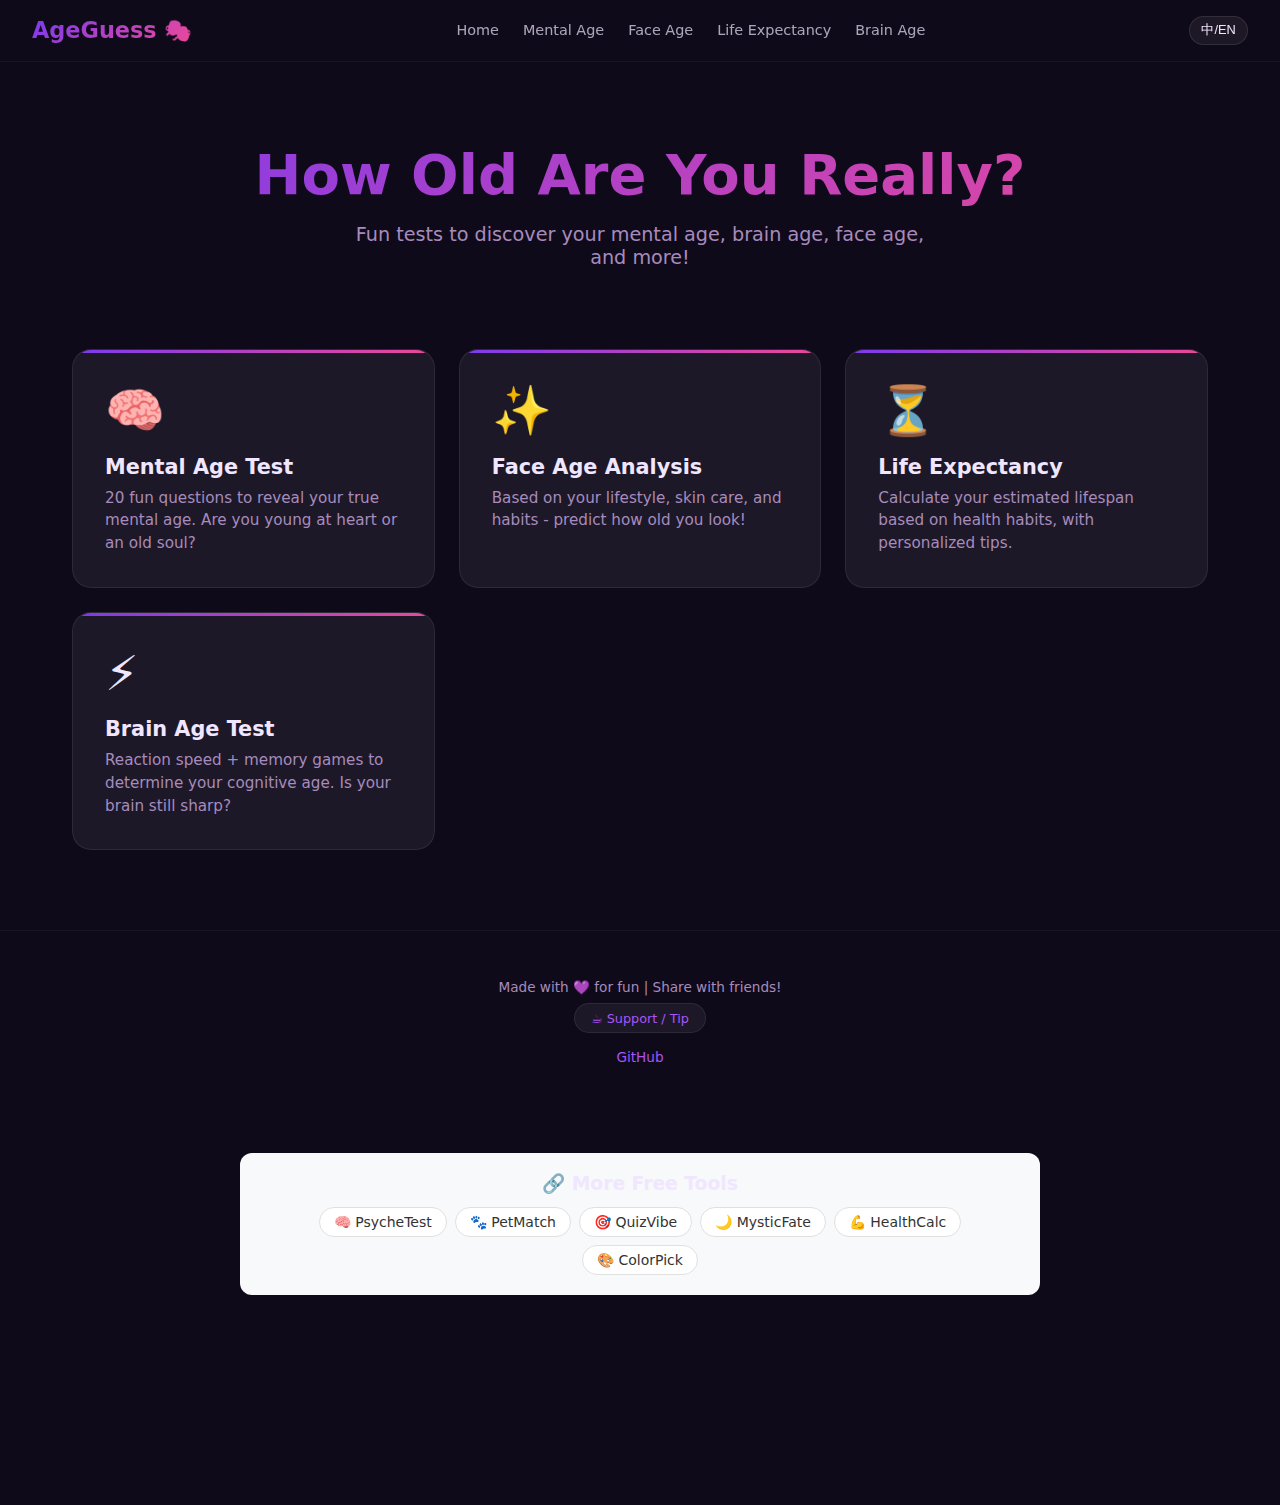
<file: index.html>
<!DOCTYPE html>
<html lang="en">
<head>
  <meta charset="UTF-8">
  <meta name="viewport" content="width=device-width, initial-scale=1.0">
  <title>AgeGuess 🎭 - Fun Age & Brain Tests</title>
  <meta name="description" content="Discover your mental age, brain age, face age, and life expectancy with fun tests!">
  <link rel="stylesheet" href="style.css">
    <meta property="og:title" content="AgeGuess 🎭 - Fun Age & Brain Tests">
    <meta property="og:description" content="Discover your mental age, brain age, face age, and life expectancy with fun tests!">
    <meta property="og:type" content="website">
    <meta property="og:url" content="https://rorojiao.github.io/ageguess/">
    <link rel="canonical" href="https://rorojiao.github.io/ageguess/">
    <script type="application/ld+json">
    {
        "@context": "https://schema.org",
        "@type": "WebApplication",
        "name": "AgeGuess 🎭 - Fun Age & Brain Tests",
        "description": "Discover your mental age, brain age, face age, and life expectancy with fun tests!",
        "url": "https://rorojiao.github.io/ageguess/",
        "applicationCategory": "UtilityApplication",
        "operatingSystem": "All",
        "offers": { "@type": "Offer", "price": "0", "priceCurrency": "USD" }
    }
    </script>
</head>
<body>
  <nav class="nav">
    <div class="nav-brand">AgeGuess 🎭</div>
    <div class="nav-links">
      <a href="index.html" data-en="Home" data-zh="首页">Home</a>
      <a href="mental-age.html" data-en="Mental Age" data-zh="心理年龄">Mental Age</a>
      <a href="face-age.html" data-en="Face Age" data-zh="面相年龄">Face Age</a>
      <a href="life-expect.html" data-en="Life Expectancy" data-zh="寿命预测">Life Expectancy</a>
      <a href="brain-age.html" data-en="Brain Age" data-zh="大脑年龄">Brain Age</a>
    </div>
    <button class="lang-btn" onclick="toggleLang()">中/EN</button>
  </nav>

  <div class="hero">
    <h1 data-en="How Old Are You Really?" data-zh="你真正的年龄是多少？">How Old Are You Really?</h1>
    <p data-en="Fun tests to discover your mental age, brain age, face age, and more!" data-zh="通过趣味测试，发现你的心理年龄、大脑年龄、面相年龄等！">Fun tests to discover your mental age, brain age, face age, and more!</p>
  </div>

  <div class="cards">
    <div class="card" onclick="location.href='mental-age.html'">
      <div class="card-icon">🧠</div>
      <h3 data-en="Mental Age Test" data-zh="心理年龄测试">Mental Age Test</h3>
      <p data-en="20 fun questions to reveal your true mental age. Are you young at heart or an old soul?" data-zh="20道趣味题目，揭示你的真实心理年龄。你是童心未泯还是灵魂早熟？">20 fun questions to reveal your true mental age. Are you young at heart or an old soul?</p>
    </div>

    <div class="card" onclick="location.href='face-age.html'">
      <div class="card-icon">✨</div>
      <h3 data-en="Face Age Analysis" data-zh="面相年龄分析">Face Age Analysis</h3>
      <p data-en="Based on your lifestyle, skin care, and habits - predict how old you look!" data-zh="根据你的生活方式、护肤习惯等，推测你的外观年龄！">Based on your lifestyle, skin care, and habits - predict how old you look!</p>
    </div>

    <div class="card" onclick="location.href='life-expect.html'">
      <div class="card-icon">⏳</div>
      <h3 data-en="Life Expectancy" data-zh="寿命预测">Life Expectancy</h3>
      <p data-en="Calculate your estimated lifespan based on health habits, with personalized tips." data-zh="根据健康习惯计算预估寿命，附带个性化健康建议。">Calculate your estimated lifespan based on health habits, with personalized tips.</p>
    </div>

    <div class="card" onclick="location.href='brain-age.html'">
      <div class="card-icon">⚡</div>
      <h3 data-en="Brain Age Test" data-zh="大脑年龄测试">Brain Age Test</h3>
      <p data-en="Reaction speed + memory games to determine your cognitive age. Is your brain still sharp?" data-zh="反应速度+记忆力游戏，测定你的认知年龄。你的大脑还敏锐吗？">Reaction speed + memory games to determine your cognitive age. Is your brain still sharp?</p>
    </div>
  </div>

  <div class="footer">
    <p data-en="Made with 💜 for fun | Share with friends!" data-zh="用心制作 💜 纯属娱乐 | 分享给朋友！">Made with 💜 for fun | Share with friends!</p>
    <a href="#" class="tip-link" onclick="showTip()" data-en="☕ Support / Tip" data-zh="☕ 打赏支持">☕ Support / Tip</a>
    <p style="margin-top:1rem"><a href="https://github.com/rorojiao/ageguess" target="_blank">GitHub</a></p>
  </div>

  <script>
    let lang = localStorage.getItem('lang') || 'en';
    
    function toggleLang() {
      lang = lang === 'en' ? 'zh' : 'en';
      localStorage.setItem('lang', lang);
      updateLang();
    }
    
    function updateLang() {
      document.querySelectorAll('[data-en]').forEach(el => {
        el.textContent = el.getAttribute('data-' + lang);
      });
    }
    
    function showTip() {
      alert('ETH/Polygon Address:\n0xEeD903787Cb86bcCc17777E5C7d10A4c2De43823\n\nThank you! 感谢支持！');
    }
    
    updateLang();
  </script>
<div class="more-tools" style="max-width:800px;margin:40px auto;padding:20px;background:#f8f9fa;border-radius:12px;text-align:center">
  <h3 style="margin-bottom:12px">🔗 More Free Tools</h3>
  <div style="display:flex;flex-wrap:wrap;gap:8px;justify-content:center">
    <a href="https://rorojiao.github.io/psychetest/" style="padding:6px 14px;background:#fff;border-radius:20px;text-decoration:none;color:#333;border:1px solid #e0e0e0;font-size:14px">🧠 PsycheTest</a>
    <a href="https://rorojiao.github.io/petmatch/" style="padding:6px 14px;background:#fff;border-radius:20px;text-decoration:none;color:#333;border:1px solid #e0e0e0;font-size:14px">🐾 PetMatch</a>
    <a href="https://rorojiao.github.io/quizvibe/" style="padding:6px 14px;background:#fff;border-radius:20px;text-decoration:none;color:#333;border:1px solid #e0e0e0;font-size:14px">🎯 QuizVibe</a>
    <a href="https://rorojiao.github.io/mysticfate/" style="padding:6px 14px;background:#fff;border-radius:20px;text-decoration:none;color:#333;border:1px solid #e0e0e0;font-size:14px">🌙 MysticFate</a>
    <a href="https://rorojiao.github.io/healthcalc/" style="padding:6px 14px;background:#fff;border-radius:20px;text-decoration:none;color:#333;border:1px solid #e0e0e0;font-size:14px">💪 HealthCalc</a>
    <a href="https://rorojiao.github.io/colorpick/" style="padding:6px 14px;background:#fff;border-radius:20px;text-decoration:none;color:#333;border:1px solid #e0e0e0;font-size:14px">🎨 ColorPick</a>
  </div>
</div>

<!-- AADS Crypto Ad -->
<div id="aads-ad" style="text-align:center;margin:20px auto;max-width:728px;">
  <!-- Ad unit will be inserted after AADS registration -->

  <iframe data-aa="2427662" src="//acceptable.a-ads.com/2427662/?size=Adaptive" style="border:0; padding:0; width:100%; height:auto; min-height:60px; overflow:hidden; display:block; margin:auto;"></iframe>
</div>
</body>
</html>
</file>
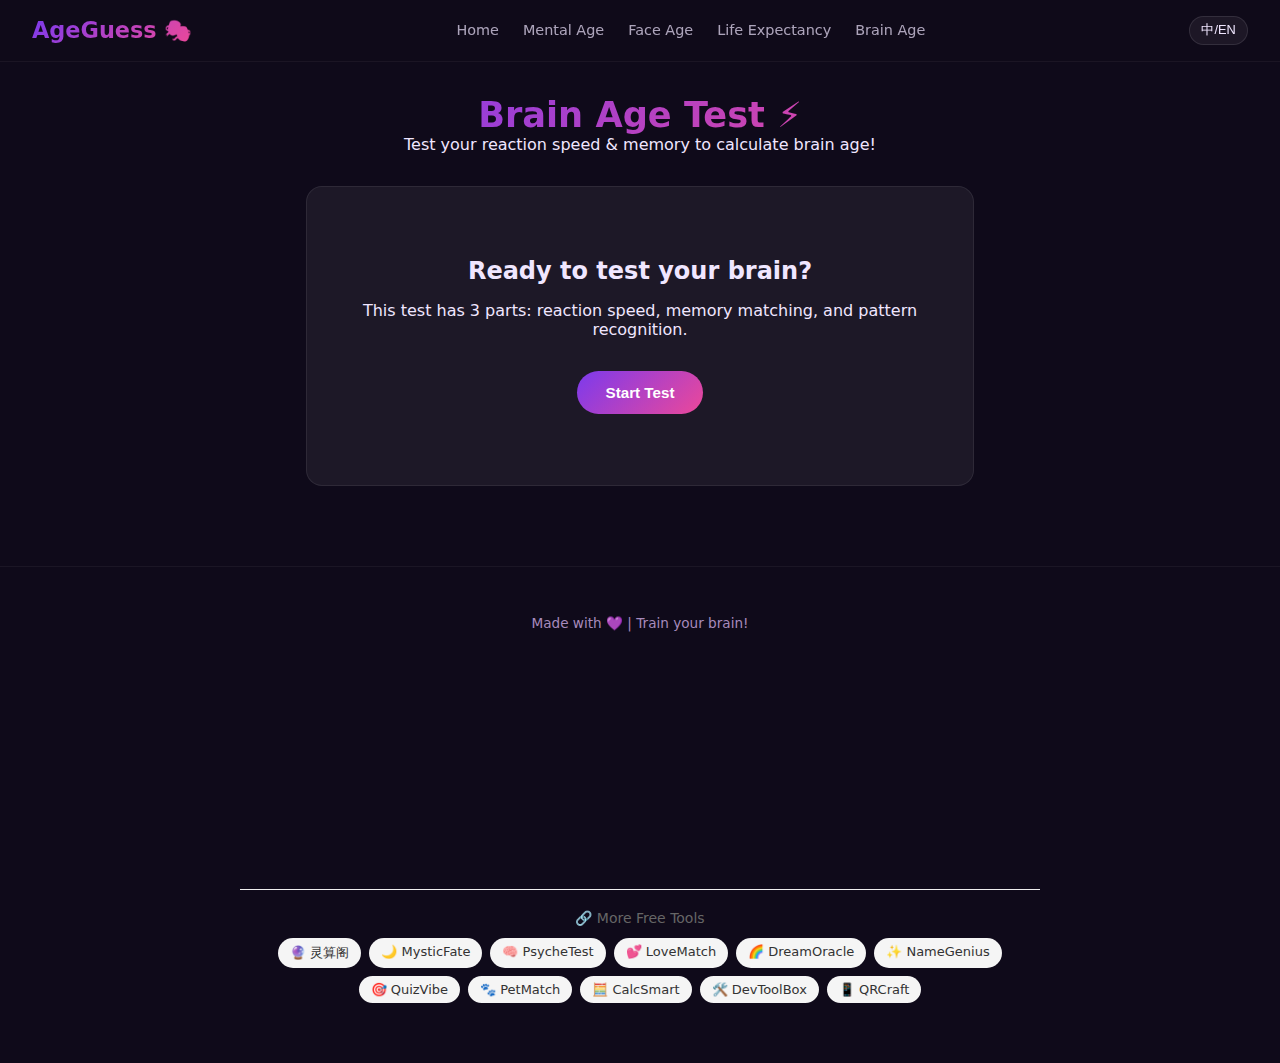
<file: brain-age.html>
<!DOCTYPE html>
<html lang="en">
<head>
  <meta charset="UTF-8">
  <meta name="viewport" content="width=device-width, initial-scale=1.0">
  <title>Brain Age Test ⚡ | AgeGuess</title>
  <link rel="stylesheet" href="style.css">
    <meta property="og:title" content="Brain Age Test ⚡ | AgeGuess">
    <meta property="og:description" content="Free online age tests - brain age, mental age, face age and life expectancy calculator">
    <meta property="og:type" content="website">
    <meta property="og:url" content="https://rorojiao.github.io/ageguess/brain-age.html">
    <link rel="canonical" href="https://rorojiao.github.io/ageguess/brain-age.html">
    <script type="application/ld+json">
    {
        "@context": "https://schema.org",
        "@type": "WebApplication",
        "name": "Brain Age Test ⚡ | AgeGuess",
        "description": "Free online age tests - brain age, mental age, face age and life expectancy calculator",
        "url": "https://rorojiao.github.io/ageguess/brain-age.html",
        "applicationCategory": "UtilityApplication",
        "operatingSystem": "All",
        "offers": { "@type": "Offer", "price": "0", "priceCurrency": "USD" }
    }
    </script>
    <meta name="description" content="Free online age tests - brain age, mental age, face age and life expectancy calculator">
</head>
<body>
  <nav class="nav">
    <div class="nav-brand">AgeGuess 🎭</div>
    <div class="nav-links">
      <a href="index.html" data-en="Home" data-zh="首页">Home</a>
      <a href="mental-age.html" data-en="Mental Age" data-zh="心理年龄">Mental Age</a>
      <a href="face-age.html" data-en="Face Age" data-zh="面相年龄">Face Age</a>
      <a href="life-expect.html" data-en="Life Expectancy" data-zh="寿命预测">Life Expectancy</a>
      <a href="brain-age.html" data-en="Brain Age" data-zh="大脑年龄">Brain Age</a>
    </div>
    <button class="lang-btn" onclick="toggleLang()">中/EN</button>
  </nav>

  <div class="quiz-wrap">
    <div class="quiz-header">
      <h1 data-en="Brain Age Test ⚡" data-zh="大脑年龄测试 ⚡">Brain Age Test ⚡</h1>
      <p data-en="Test your reaction speed & memory to calculate brain age!" data-zh="测试反应速度和记忆力，计算大脑年龄！">Test your reaction speed & memory to calculate brain age!</p>
    </div>

    <div id="game-container"></div>
    <div id="result-container" style="display:none"></div>
  </div>

  <div class="footer">
    <p data-en="Made with 💜 | Train your brain!" data-zh="用心制作 💜 | 训练你的大脑！">Made with 💜 | Train your brain!</p>
  </div>

  <script>
    let lang = localStorage.getItem('lang') || 'en';
    let stage = 0;
    let reactionTimes = [];
    let memoryScore = 0;
    let sequenceScore = 0;

    const stages = [
      { type: 'intro', title: {en: 'Ready to test your brain?', zh: '准备测试你的大脑了吗？'} },
      { type: 'reaction1', title: {en: 'Reaction Test 1/3', zh: '反应测试 1/3'} },
      { type: 'reaction2', title: {en: 'Reaction Test 2/3', zh: '反应测试 2/3'} },
      { type: 'reaction3', title: {en: 'Reaction Test 3/3', zh: '反应测试 3/3'} },
      { type: 'memory', title: {en: 'Memory Game', zh: '记忆游戏'} },
      { type: 'sequence', title: {en: 'Number Sequence', zh: '数字序列'} }
    ];

    function showStage() {
      const container = document.getElementById('game-container');
      const s = stages[stage];
      
      if (s.type === 'intro') {
        container.innerHTML = `
          <div class="game-area">
            <h2>${lang === 'en' ? s.title.en : s.title.zh}</h2>
            <p data-en="This test has 3 parts: reaction speed, memory matching, and pattern recognition." data-zh="此测试包含3个部分：反应速度、记忆配对和模式识别。">This test has 3 parts: reaction speed, memory matching, and pattern recognition.</p>
            <button class="btn btn-primary" onclick="nextStage()" style="margin-top:2rem;" data-en="Start Test" data-zh="开始测试">Start Test</button>
          </div>
        `;
        updateLang();
      } else if (s.type.startsWith('reaction')) {
        startReactionTest();
      } else if (s.type === 'memory') {
        startMemoryGame();
      } else if (s.type === 'sequence') {
        startSequenceTest();
      }
    }

    let reactionStartTime;
    let reactionTimeout;

    function startReactionTest() {
      const container = document.getElementById('game-container');
      container.innerHTML = `
        <div class="game-area">
          <h2 data-en="Reaction Test ${stage}/3" data-zh="反应测试 ${stage}/3">Reaction Test ${stage}/3</h2>
          <p data-en="Click the circle as fast as you can when it turns green!" data-zh="当圆圈变绿时，尽快点击它！">Click the circle as fast as you can when it turns green!</p>
          <div class="reaction-circle" id="reaction-circle" style="background:#555; margin-top:2rem;" data-en="Wait..." data-zh="等待...">Wait...</div>
        </div>
      `;
      updateLang();

      const delay = 1500 + Math.random() * 2500;
      reactionTimeout = setTimeout(() => {
        const circle = document.getElementById('reaction-circle');
        circle.style.background = 'linear-gradient(135deg, #10b981, #34d399)';
        circle.innerHTML = lang === 'en' ? 'CLICK!' : '点击！';
        reactionStartTime = Date.now();
        circle.onclick = recordReaction;
      }, delay);

      document.getElementById('reaction-circle').onclick = () => {
        clearTimeout(reactionTimeout);
        alert(lang === 'en' ? 'Too early! Wait for green.' : '太早了！等待绿色。');
        startReactionTest();
      };
    }

    function recordReaction() {
      const time = Date.now() - reactionStartTime;
      reactionTimes.push(time);
      nextStage();
    }

    function startMemoryGame() {
      const container = document.getElementById('game-container');
      const emojis = ['🍎', '🍌', '🍇', '🍓', '🍊', '🍉', '🥝', '🍑'];
      const gameEmojis = [...emojis, ...emojis].sort(() => Math.random() - 0.5);
      
      let flipped = [];
      let matched = 0;
      let moves = 0;

      container.innerHTML = `
        <div class="game-area">
          <h2 data-en="Memory Matching" data-zh="记忆配对">Memory Matching</h2>
          <p data-en="Match all pairs! Moves: <span id='moves'>0</span>" data-zh="配对所有！步数：<span id='moves'>0</span>">Match all pairs! Moves: <span id="moves">0</span></p>
          <div class="memory-grid" style="grid-template-columns: repeat(4, 1fr); max-width:320px;" id="mem-grid"></div>
        </div>
      `;
      updateLang();

      const grid = document.getElementById('mem-grid');
      gameEmojis.forEach((emoji, i) => {
        const cell = document.createElement('div');
        cell.className = 'mem-cell hidden';
        cell.dataset.emoji = emoji;
        cell.dataset.index = i;
        cell.onclick = () => flipCard(cell);
        grid.appendChild(cell);
      });

      function flipCard(cell) {
        if (flipped.length === 2 || cell.classList.contains('revealed') || cell.classList.contains('matched')) return;
        
        cell.classList.remove('hidden');
        cell.classList.add('revealed');
        cell.textContent = cell.dataset.emoji;
        flipped.push(cell);

        if (flipped.length === 2) {
          moves++;
          document.getElementById('moves').textContent = moves;
          
          if (flipped[0].dataset.emoji === flipped[1].dataset.emoji) {
            flipped.forEach(c => c.classList.add('matched'));
            flipped = [];
            matched += 2;
            
            if (matched === 16) {
              memoryScore = Math.max(0, 50 - moves * 2);
              setTimeout(nextStage, 800);
            }
          } else {
            setTimeout(() => {
              flipped.forEach(c => {
                c.classList.remove('revealed');
                c.classList.add('hidden');
                c.textContent = '';
              });
              flipped = [];
            }, 1000);
          }
        }
      }
    }

    function startSequenceTest() {
      const container = document.getElementById('game-container');
      const sequence = Array.from({length: 6}, () => Math.floor(Math.random() * 9));
      
      container.innerHTML = `
        <div class="game-area">
          <h2 data-en="Number Sequence" data-zh="数字序列">Number Sequence</h2>
          <p data-en="Memorize this sequence:" data-zh="记住这个序列：">Memorize this sequence:</p>
          <div style="font-size:2.5rem; font-weight:900; margin:2rem 0; letter-spacing:0.5rem;" id="sequence-display">${sequence.join(' ')}</div>
          <p id="timer-text" data-en="Memorizing..." data-zh="记忆中...">Memorizing...</p>
        </div>
      `;
      updateLang();

      setTimeout(() => {
        document.getElementById('sequence-display').textContent = '? ? ? ? ? ?';
        document.getElementById('timer-text').innerHTML = lang === 'en' 
          ? 'Now type the sequence:' 
          : '现在输入序列：';
        
        container.innerHTML += `
          <input type="text" id="seq-input" placeholder="${lang === 'en' ? 'Enter numbers' : '输入数字'}" style="width:100%; max-width:300px; padding:1rem; font-size:1.2rem; background:rgba(255,255,255,0.05); border:1px solid rgba(255,255,255,0.2); border-radius:0.8rem; color:var(--text); margin-top:1rem; text-align:center;">
          <button class="btn btn-primary" onclick="checkSequence()" style="margin-top:1rem;" data-en="Submit" data-zh="提交">Submit</button>
        `;
        updateLang();
        
        window.currentSequence = sequence.join('');
      }, 5000);
    }

    function checkSequence() {
      const input = document.getElementById('seq-input').value.replace(/\s/g, '');
      const correct = window.currentSequence;
      
      let correctDigits = 0;
      for (let i = 0; i < Math.min(input.length, correct.length); i++) {
        if (input[i] === correct[i]) correctDigits++;
      }
      
      sequenceScore = (correctDigits / correct.length) * 50;
      nextStage();
    }

    function nextStage() {
      stage++;
      if (stage < stages.length) {
        showStage();
      } else {
        showResult();
      }
    }

    function showResult() {
      const avgReaction = reactionTimes.reduce((a, b) => a + b, 0) / reactionTimes.length;
      
      let reactionAge = 25;
      if (avgReaction < 250) reactionAge = 20;
      else if (avgReaction < 300) reactionAge = 25;
      else if (avgReaction < 400) reactionAge = 35;
      else if (avgReaction < 500) reactionAge = 45;
      else reactionAge = 55;

      const memoryAge = 25 + (50 - memoryScore) / 2;
      const sequenceAge = 25 + (50 - sequenceScore) / 2;
      
      const brainAge = Math.round((reactionAge + memoryAge + sequenceAge) / 3);

      let desc = {en: '', zh: ''};
      if (brainAge < 25) {
        desc = {en: 'Lightning fast! Your brain is in peak condition.', zh: '闪电般快速！你的大脑处于巅峰状态。'};
      } else if (brainAge < 35) {
        desc = {en: 'Sharp and focused! Your cognitive abilities are excellent.', zh: '敏锐专注！你的认知能力极好。'};
      } else if (brainAge < 50) {
        desc = {en: 'Good performance! Keep challenging your brain.', zh: '表现不错！继续挑战你的大脑。'};
      } else {
        desc = {en: 'Time to exercise your brain! Try puzzles and games regularly.', zh: '是时候锻炼大脑了！定期尝试谜题和游戏。'};
      }

      document.getElementById('game-container').style.display = 'none';
      
      const resultHTML = `
        <div class="result-card">
          <div class="result-age">${brainAge}</div>
          <div class="result-label" data-en="Your Brain Age" data-zh="你的大脑年龄">Your Brain Age</div>
          <p class="result-desc">${lang === 'en' ? desc.en : desc.zh}</p>
          <div style="margin:1.5rem 0; color:var(--muted); font-size:0.9rem;">
            <p data-en="Avg Reaction: ${Math.round(avgReaction)}ms" data-zh="平均反应：${Math.round(avgReaction)}毫秒">Avg Reaction: ${Math.round(avgReaction)}ms</p>
            <p data-en="Memory Score: ${Math.round(memoryScore)}/50" data-zh="记忆分数：${Math.round(memoryScore)}/50">Memory Score: ${Math.round(memoryScore)}/50</p>
            <p data-en="Sequence Score: ${Math.round(sequenceScore)}/50" data-zh="序列分数：${Math.round(sequenceScore)}/50">Sequence Score: ${Math.round(sequenceScore)}/50</p>
          </div>
          <div class="share-btns">
            <button class="btn btn-primary" onclick="share()" data-en="Share Result" data-zh="分享结果">Share Result</button>
            <button class="btn btn-outline" onclick="location.reload()" data-en="Retake Test" data-zh="重新测试">Retake Test</button>
            <button class="btn btn-outline" onclick="location.href='index.html'" data-en="More Tests" data-zh="更多测试">More Tests</button>
          </div>
        </div>
      `;
      
      document.getElementById('result-container').innerHTML = resultHTML;
      document.getElementById('result-container').style.display = 'block';
      updateLang();
    }

    function share() {
      const brainAge = document.querySelector('.result-age').textContent;
      const text = lang === 'en' 
        ? `My brain age is ${brainAge}! Test yours at AgeGuess ⚡` 
        : `我的大脑年龄是 ${brainAge} 岁！在 AgeGuess 测测你的 ⚡`;
      const url = window.location.href.split('?')[0];
      
      if (navigator.share) {
        navigator.share({ title: 'AgeGuess', text, url });
      } else {
        navigator.clipboard.writeText(text + '\n' + url);
        alert(lang === 'en' ? 'Link copied!' : '链接已复制！');
      }
    }

    function toggleLang() {
      lang = lang === 'en' ? 'zh' : 'en';
      localStorage.setItem('lang', lang);
      updateLang();
    }

    function updateLang() {
      document.querySelectorAll('[data-en]').forEach(el => {
        const text = el.getAttribute('data-' + lang);
        if (el.tagName === 'INPUT') {
          el.placeholder = text;
        } else {
          el.innerHTML = text;
        }
      });
    }

    showStage();
    updateLang();
  </script>
<!-- AADS Crypto Ad -->
<div id="aads-ad" style="text-align:center;margin:20px auto;max-width:728px;">
  <!-- Ad unit will be inserted after AADS registration -->

  <iframe data-aa="2427662" src="//acceptable.a-ads.com/2427662/?size=Adaptive" style="border:0; padding:0; width:100%; height:auto; min-height:60px; overflow:hidden; display:block; margin:auto;"></iframe>
</div>
<!-- internal-links-start -->
<div style="max-width:800px;margin:40px auto;padding:20px;text-align:center;border-top:1px solid #eee;">
  <p style="font-size:14px;color:#666;margin-bottom:12px;">🔗 More Free Tools</p>
  <div style="display:flex;flex-wrap:wrap;justify-content:center;gap:8px;">
    <a href="https://rorojiao.github.io/fortune-tools/" target="_blank" rel="noopener" style="display:inline-block;padding:6px 12px;background:#f5f5f5;border-radius:16px;text-decoration:none;color:#333;font-size:13px;">🔮 灵算阁</a>
    <a href="https://rorojiao.github.io/mysticfate/" target="_blank" rel="noopener" style="display:inline-block;padding:6px 12px;background:#f5f5f5;border-radius:16px;text-decoration:none;color:#333;font-size:13px;">🌙 MysticFate</a>
    <a href="https://rorojiao.github.io/psychetest/" target="_blank" rel="noopener" style="display:inline-block;padding:6px 12px;background:#f5f5f5;border-radius:16px;text-decoration:none;color:#333;font-size:13px;">🧠 PsycheTest</a>
    <a href="https://rorojiao.github.io/lovematch/" target="_blank" rel="noopener" style="display:inline-block;padding:6px 12px;background:#f5f5f5;border-radius:16px;text-decoration:none;color:#333;font-size:13px;">💕 LoveMatch</a>
    <a href="https://rorojiao.github.io/dreamoracle/" target="_blank" rel="noopener" style="display:inline-block;padding:6px 12px;background:#f5f5f5;border-radius:16px;text-decoration:none;color:#333;font-size:13px;">🌈 DreamOracle</a>
    <a href="https://rorojiao.github.io/namegenius/" target="_blank" rel="noopener" style="display:inline-block;padding:6px 12px;background:#f5f5f5;border-radius:16px;text-decoration:none;color:#333;font-size:13px;">✨ NameGenius</a>
    <a href="https://rorojiao.github.io/quizvibe/" target="_blank" rel="noopener" style="display:inline-block;padding:6px 12px;background:#f5f5f5;border-radius:16px;text-decoration:none;color:#333;font-size:13px;">🎯 QuizVibe</a>
    <a href="https://rorojiao.github.io/petmatch/" target="_blank" rel="noopener" style="display:inline-block;padding:6px 12px;background:#f5f5f5;border-radius:16px;text-decoration:none;color:#333;font-size:13px;">🐾 PetMatch</a>
    <a href="https://rorojiao.github.io/calcsmart/" target="_blank" rel="noopener" style="display:inline-block;padding:6px 12px;background:#f5f5f5;border-radius:16px;text-decoration:none;color:#333;font-size:13px;">🧮 CalcSmart</a>
    <a href="https://rorojiao.github.io/devtoolbox/" target="_blank" rel="noopener" style="display:inline-block;padding:6px 12px;background:#f5f5f5;border-radius:16px;text-decoration:none;color:#333;font-size:13px;">🛠️ DevToolBox</a>
    <a href="https://rorojiao.github.io/qrcraft/" target="_blank" rel="noopener" style="display:inline-block;padding:6px 12px;background:#f5f5f5;border-radius:16px;text-decoration:none;color:#333;font-size:13px;">📱 QRCraft</a>  </div>
</div>
<!-- internal-links-end -->
<!-- Analytics -->
<script>
(function(){var s=location.hostname,p=location.pathname;new Image().src="http://10.10.29.67:9876/hit?s="+encodeURIComponent(s)+"&p="+encodeURIComponent(p)+"&t="+Date.now();})()
</script>
</body>
</html>
</file>
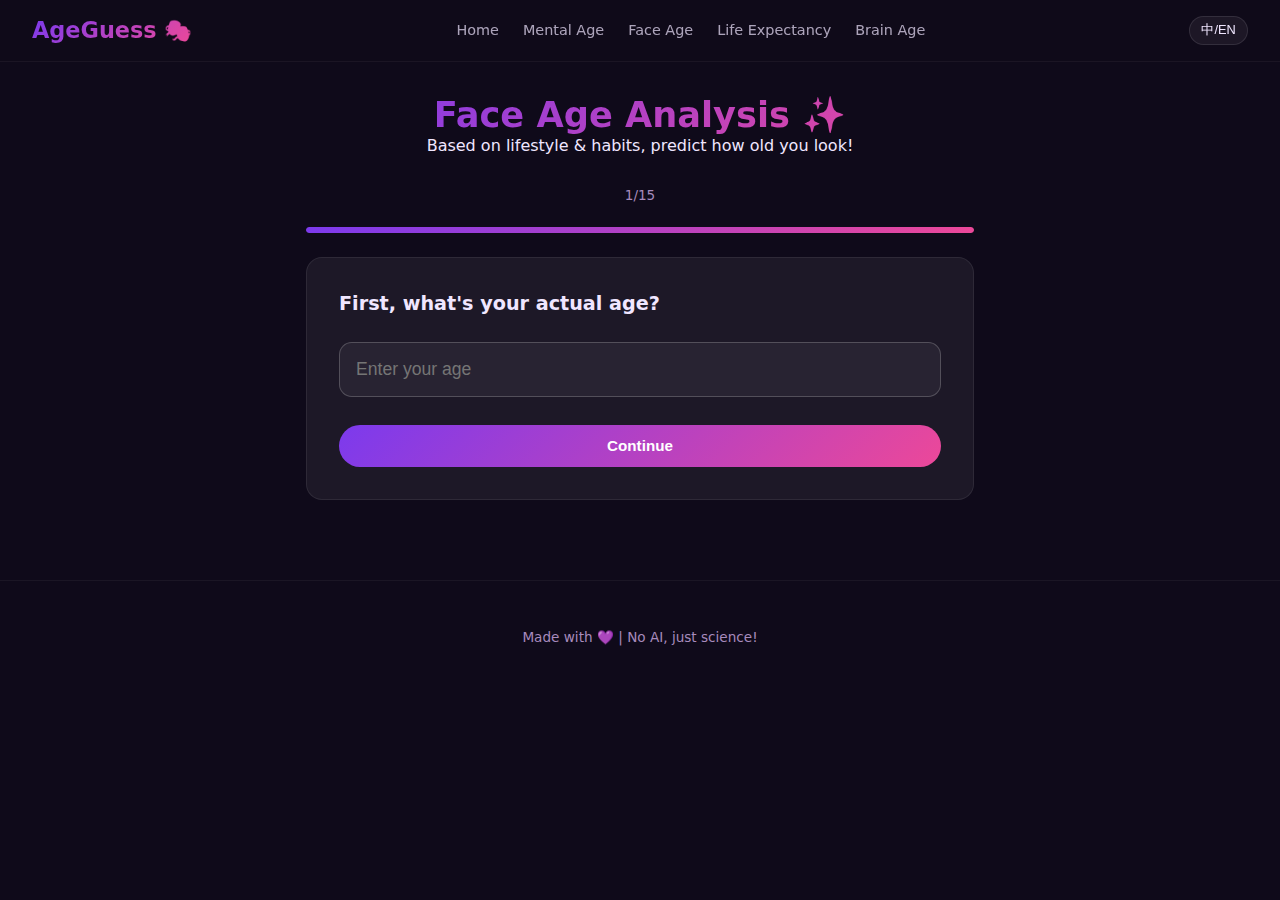
<file: face-age.html>
<!DOCTYPE html>
<html lang="en">
<head>
  <meta charset="UTF-8">
  <meta name="viewport" content="width=device-width, initial-scale=1.0">
  <title>Face Age Analysis ✨ | AgeGuess</title>
  <link rel="stylesheet" href="style.css">
    <meta property="og:title" content="Face Age Analysis ✨ | AgeGuess">
    <meta property="og:description" content="Free online age tests - brain age, mental age, face age and life expectancy calculator">
    <meta property="og:type" content="website">
    <meta property="og:url" content="https://rorojiao.github.io/ageguess/face-age.html">
    <link rel="canonical" href="https://rorojiao.github.io/ageguess/face-age.html">
    <script type="application/ld+json">
    {
        "@context": "https://schema.org",
        "@type": "WebApplication",
        "name": "Face Age Analysis ✨ | AgeGuess",
        "description": "Free online age tests - brain age, mental age, face age and life expectancy calculator",
        "url": "https://rorojiao.github.io/ageguess/face-age.html",
        "applicationCategory": "UtilityApplication",
        "operatingSystem": "All",
        "offers": { "@type": "Offer", "price": "0", "priceCurrency": "USD" }
    }
    </script>
    <meta name="description" content="Free online age tests - brain age, mental age, face age and life expectancy calculator">
</head>
<body>
  <nav class="nav">
    <div class="nav-brand">AgeGuess 🎭</div>
    <div class="nav-links">
      <a href="index.html" data-en="Home" data-zh="首页">Home</a>
      <a href="mental-age.html" data-en="Mental Age" data-zh="心理年龄">Mental Age</a>
      <a href="face-age.html" data-en="Face Age" data-zh="面相年龄">Face Age</a>
      <a href="life-expect.html" data-en="Life Expectancy" data-zh="寿命预测">Life Expectancy</a>
      <a href="brain-age.html" data-en="Brain Age" data-zh="大脑年龄">Brain Age</a>
    </div>
    <button class="lang-btn" onclick="toggleLang()">中/EN</button>
  </nav>

  <div class="quiz-wrap">
    <div class="quiz-header">
      <h1 data-en="Face Age Analysis ✨" data-zh="面相年龄分析 ✨">Face Age Analysis ✨</h1>
      <p data-en="Based on lifestyle & habits, predict how old you look!" data-zh="基于生活方式和习惯，预测你的外观年龄！">Based on lifestyle & habits, predict how old you look!</p>
    </div>

    <div class="progress-text"><span id="qnum">1</span>/15</div>
    <div class="progress-bar"><div class="progress-fill" id="progress"></div></div>

    <div id="quiz-container"></div>
    <div id="result-container" style="display:none"></div>
  </div>

  <div class="footer">
    <p data-en="Made with 💜 | No AI, just science!" data-zh="用心制作 💜 | 无AI，纯科学！">Made with 💜 | No AI, just science!</p>
  </div>

  <script>
    let lang = localStorage.getItem('lang') || 'en';
    const questions = [
      {en: "How much water do you drink daily?", zh: "你每天喝多少水？", opts: [{en:"Rarely",zh:"很少",v:5},{en:"2-4 glasses",zh:"2-4杯",v:2},{en:"6-8 glasses",zh:"6-8杯",v:-3},{en:"Over 8 glasses",zh:"8杯以上",v:-4}]},
      {en: "Your sun protection routine?", zh: "你的防晒习惯？", opts: [{en:"Never use sunscreen",zh:"从不用防晒",v:7},{en:"Only on beach",zh:"只在海滩用",v:3},{en:"Summer only",zh:"只在夏天",v:1},{en:"Daily SPF",zh:"每天防晒",v:-5}]},
      {en: "Hours of sleep per night?", zh: "每晚睡眠时间？", opts: [{en:"<5 hours",zh:"少于5小时",v:5},{en:"5-6 hours",zh:"5-6小时",v:2},{en:"7-8 hours",zh:"7-8小时",v:-3},{en:">8 hours",zh:"超过8小时",v:-2}]},
      {en: "Smoking habits?", zh: "吸烟习惯？", opts: [{en:"Regular smoker",zh:"经常吸烟",v:8},{en:"Occasional",zh:"偶尔",v:4},{en:"Quit recently",zh:"最近戒了",v:2},{en:"Never smoked",zh:"从不吸烟",v:-3}]},
      {en: "Alcohol consumption?", zh: "饮酒情况？", opts: [{en:"Daily",zh:"每天喝",v:5},{en:"Several times/week",zh:"每周几次",v:3},{en:"Occasionally",zh:"偶尔",v:0},{en:"Rarely/never",zh:"很少/从不",v:-2}]},
      {en: "Skincare routine?", zh: "护肤日常？", opts: [{en:"None",zh:"没有",v:4},{en:"Just wash face",zh:"只洗脸",v:2},{en:"Cleanser + moisturizer",zh:"洁面+保湿",v:-2},{en:"Full routine",zh:"完整护肤",v:-5}]},
      {en: "Exercise frequency?", zh: "运动频率？", opts: [{en:"Never",zh:"从不",v:4},{en:"Rarely",zh:"很少",v:2},{en:"2-3 times/week",zh:"每周2-3次",v:-2},{en:"Daily",zh:"每天",v:-4}]},
      {en: "Stress levels?", zh: "压力水平？", opts: [{en:"Constantly stressed",zh:"持续高压",v:5},{en:"Often stressed",zh:"经常有压力",v:3},{en:"Moderate",zh:"中等",v:0},{en:"Very relaxed",zh:"非常放松",v:-3}]},
      {en: "Diet quality?", zh: "饮食质量？", opts: [{en:"Mostly junk food",zh:"主要是垃圾食品",v:5},{en:"Mixed",zh:"混合",v:1},{en:"Mostly healthy",zh:"主要健康",v:-2},{en:"Very healthy",zh:"非常健康",v:-4}]},
      {en: "Screen time daily?", zh: "每日屏幕时间？", opts: [{en:">10 hours",zh:"超过10小时",v:4},{en:"6-10 hours",zh:"6-10小时",v:2},{en:"3-6 hours",zh:"3-6小时",v:0},{en:"<3 hours",zh:"少于3小时",v:-2}]},
      {en: "How's your skin condition?", zh: "你的皮肤状况？", opts: [{en:"Very dry/oily",zh:"非常干/油",v:3},{en:"Acne-prone",zh:"易长痘",v:2},{en:"Normal",zh:"正常",v:0},{en:"Smooth & clear",zh:"光滑清透",v:-3}]},
      {en: "Under-eye dark circles?", zh: "黑眼圈情况？", opts: [{en:"Very prominent",zh:"非常明显",v:4},{en:"Noticeable",zh:"比较明显",v:2},{en:"Slight",zh:"轻微",v:0},{en:"None",zh:"没有",v:-2}]},
      {en: "Outdoor activities?", zh: "户外活动？", opts: [{en:"Daily, no protection",zh:"每天，无防护",v:5},{en:"Often",zh:"经常",v:1},{en:"Sometimes",zh:"有时",v:-1},{en:"Rarely",zh:"很少",v:-2}]},
      {en: "Fruit & vegetable intake?", zh: "水果蔬菜摄入？", opts: [{en:"Rarely",zh:"很少",v:3},{en:"1-2 servings/day",zh:"每天1-2份",v:1},{en:"3-5 servings/day",zh:"每天3-5份",v:-2},{en:"5+ servings/day",zh:"每天5份以上",v:-4}]},
      {en: "Overall mood?", zh: "整体情绪？", opts: [{en:"Often unhappy",zh:"经常不开心",v:3},{en:"Ups and downs",zh:"时好时坏",v:1},{en:"Generally happy",zh:"总体开心",v:-2},{en:"Very positive",zh:"非常积极",v:-4}]}
    ];

    let currentQ = 0;
    let score = 0;
    let actualAge = null;

    function showQuestion() {
      const q = questions[currentQ];
      const container = document.getElementById('quiz-container');
      
      if (currentQ === 0 && actualAge === null) {
        container.innerHTML = `
          <div class="question-card">
            <h2 data-en="First, what's your actual age?" data-zh="首先，你的实际年龄是？">First, what's your actual age?</h2>
            <div class="options">
              <input type="number" id="age-input" min="13" max="100" placeholder="${lang === 'en' ? 'Enter your age' : '输入你的年龄'}" style="width:100%; padding:1rem; font-size:1.1rem; background:rgba(255,255,255,0.05); border:1px solid rgba(255,255,255,0.2); border-radius:0.8rem; color:var(--text); margin-bottom:1rem;">
              <button class="btn btn-primary" onclick="submitAge()" style="width:100%" data-en="Continue" data-zh="继续">Continue</button>
            </div>
          </div>
        `;
        updateLang();
        return;
      }

      container.innerHTML = `
        <div class="question-card">
          <h2>${lang === 'en' ? q.en : q.zh}</h2>
          <div class="options">
            ${q.opts.map((opt, i) => `
              <button class="option-btn" onclick="answer(${opt.v})">${lang === 'en' ? opt.en : opt.zh}</button>
            `).join('')}
          </div>
        </div>
      `;
      document.getElementById('qnum').textContent = currentQ + 1;
      document.getElementById('progress').style.width = ((currentQ / 15) * 100) + '%';
    }

    function submitAge() {
      const input = document.getElementById('age-input');
      actualAge = parseInt(input.value);
      if (!actualAge || actualAge < 13 || actualAge > 100) {
        alert(lang === 'en' ? 'Please enter a valid age (13-100)' : '请输入有效年龄（13-100）');
        return;
      }
      showQuestion();
    }

    function answer(value) {
      score += value;
      currentQ++;
      if (currentQ < 15) {
        showQuestion();
      } else {
        showResult();
      }
    }

    function showResult() {
      const faceAge = Math.max(13, Math.min(90, actualAge + score));
      const diff = faceAge - actualAge;
      
      let desc = {en: "", zh: ""};
      
      if (diff < -5) {
        desc = {en: "Amazing! You look significantly younger than your age. Your healthy lifestyle is paying off!", zh: "太棒了！你看起来比实际年龄年轻很多。健康的生活方式正在回报你！"};
      } else if (diff < 0) {
        desc = {en: "Great! You look younger than your age. Keep up the good habits!", zh: "很好！你看起来比实际年龄年轻。保持好习惯！"};
      } else if (diff === 0) {
        desc = {en: "You look exactly your age - perfectly balanced!", zh: "你看起来正好是你的年龄——完美平衡！"};
      } else if (diff < 5) {
        desc = {en: "You might look slightly older. Consider improving sleep, hydration, and sun protection!", zh: "你可能看起来稍显老一些。考虑改善睡眠、补水和防晒！"};
      } else {
        desc = {en: "Time to level up your self-care! Focus on sleep, skincare, and stress management.", zh: "是时候提升自我护理了！专注于睡眠、护肤和压力管理。"};
      }

      document.getElementById('quiz-container').style.display = 'none';
      document.querySelector('.progress-bar').style.display = 'none';
      document.querySelector('.progress-text').style.display = 'none';
      
      const resultHTML = `
        <div class="result-card">
          <div class="result-age">${faceAge}</div>
          <div class="result-label" data-en="Your Apparent Age" data-zh="你的外观年龄">Your Apparent Age</div>
          <p class="result-desc" style="font-size:0.95rem; color:var(--muted); margin-bottom:1rem;">
            <span data-en="Actual age: ${actualAge}" data-zh="实际年龄：${actualAge}">Actual age: ${actualAge}</span><br>
            <span data-en="Difference: ${diff > 0 ? '+' : ''}${diff} years" data-zh="差值：${diff > 0 ? '+' : ''}${diff} 岁">Difference: ${diff > 0 ? '+' : ''}${diff} years</span>
          </p>
          <p class="result-desc">${lang === 'en' ? desc.en : desc.zh}</p>
          <div class="share-btns">
            <button class="btn btn-primary" onclick="share()" data-en="Share Result" data-zh="分享结果">Share Result</button>
            <button class="btn btn-outline" onclick="location.reload()" data-en="Retake Test" data-zh="重新测试">Retake Test</button>
            <button class="btn btn-outline" onclick="location.href='index.html'" data-en="More Tests" data-zh="更多测试">More Tests</button>
          </div>
        </div>
      `;
      
      document.getElementById('result-container').innerHTML = resultHTML;
      document.getElementById('result-container').style.display = 'block';
      updateLang();
    }

    function share() {
      const faceAge = document.querySelector('.result-age').textContent;
      const text = lang === 'en' 
        ? `My face age is ${faceAge}! (Actual: ${actualAge}) Check yours at AgeGuess ✨` 
        : `我的面相年龄是 ${faceAge} 岁！（实际：${actualAge}）在 AgeGuess 测测你的 ✨`;
      const url = window.location.href.split('?')[0];
      
      if (navigator.share) {
        navigator.share({ title: 'AgeGuess', text, url });
      } else {
        navigator.clipboard.writeText(text + '\n' + url);
        alert(lang === 'en' ? 'Link copied!' : '链接已复制！');
      }
    }

    function toggleLang() {
      lang = lang === 'en' ? 'zh' : 'en';
      localStorage.setItem('lang', lang);
      updateLang();
      if (currentQ < 15) showQuestion();
    }

    function updateLang() {
      document.querySelectorAll('[data-en]').forEach(el => {
        const text = el.getAttribute('data-' + lang);
        if (el.tagName === 'INPUT') {
          el.placeholder = text;
        } else {
          el.textContent = text;
        }
      });
    }

    showQuestion();
    updateLang();
  </script>
<!-- AADS Crypto Ad -->
<div id="aads-ad" style="text-align:center;margin:20px auto;max-width:728px;">
  <!-- Ad unit will be inserted after AADS registration -->
  <!-- Replace AD_UNIT_ID with actual ID from aads.com -->
  <!-- <iframe data-aa="AD_UNIT_ID" src="//ad.aads.com/AD_UNIT_ID?size=728x90" style="width:728px;height:90px;border:0;padding:0;overflow:hidden;background-color:transparent;"></iframe> -->
</div>
</body>
</html>
</file>
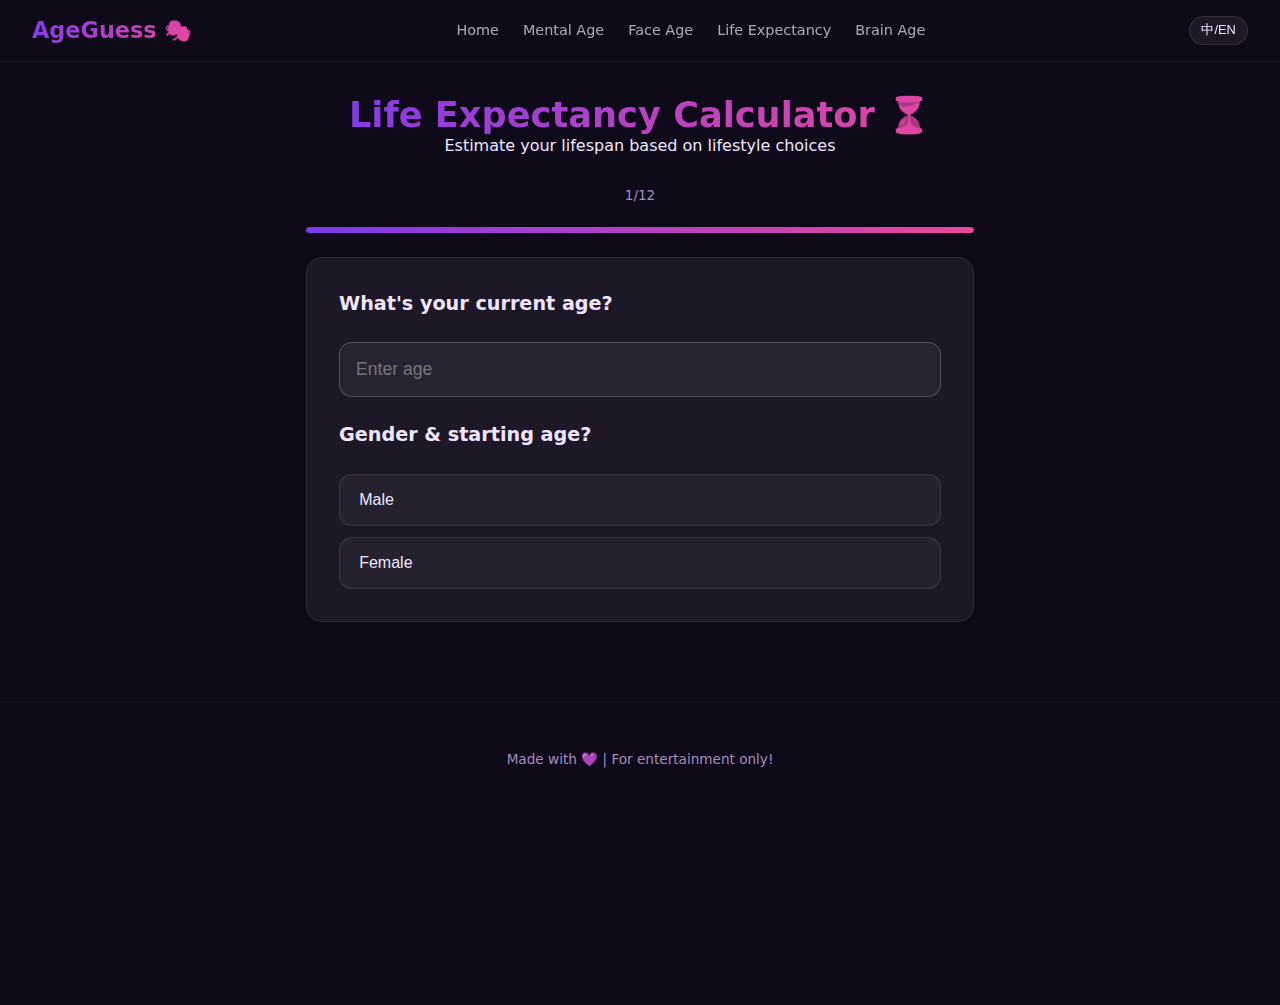
<file: life-expect.html>
<!DOCTYPE html>
<html lang="en">
<head>
  <meta charset="UTF-8">
  <meta name="viewport" content="width=device-width, initial-scale=1.0">
  <title>Life Expectancy ⏳ | AgeGuess</title>
  <link rel="stylesheet" href="style.css">
    <meta property="og:title" content="Life Expectancy ⏳ | AgeGuess">
    <meta property="og:description" content="Free online age tests - brain age, mental age, face age and life expectancy calculator">
    <meta property="og:type" content="website">
    <meta property="og:url" content="https://rorojiao.github.io/ageguess/life-expect.html">
    <link rel="canonical" href="https://rorojiao.github.io/ageguess/life-expect.html">
    <script type="application/ld+json">
    {
        "@context": "https://schema.org",
        "@type": "WebApplication",
        "name": "Life Expectancy ⏳ | AgeGuess",
        "description": "Free online age tests - brain age, mental age, face age and life expectancy calculator",
        "url": "https://rorojiao.github.io/ageguess/life-expect.html",
        "applicationCategory": "UtilityApplication",
        "operatingSystem": "All",
        "offers": { "@type": "Offer", "price": "0", "priceCurrency": "USD" }
    }
    </script>
    <meta name="description" content="Free online age tests - brain age, mental age, face age and life expectancy calculator">
</head>
<body>
  <nav class="nav">
    <div class="nav-brand">AgeGuess 🎭</div>
    <div class="nav-links">
      <a href="index.html" data-en="Home" data-zh="首页">Home</a>
      <a href="mental-age.html" data-en="Mental Age" data-zh="心理年龄">Mental Age</a>
      <a href="face-age.html" data-en="Face Age" data-zh="面相年龄">Face Age</a>
      <a href="life-expect.html" data-en="Life Expectancy" data-zh="寿命预测">Life Expectancy</a>
      <a href="brain-age.html" data-en="Brain Age" data-zh="大脑年龄">Brain Age</a>
    </div>
    <button class="lang-btn" onclick="toggleLang()">中/EN</button>
  </nav>

  <div class="quiz-wrap">
    <div class="quiz-header">
      <h1 data-en="Life Expectancy Calculator ⏳" data-zh="寿命预测计算器 ⏳">Life Expectancy Calculator ⏳</h1>
      <p data-en="Estimate your lifespan based on lifestyle choices" data-zh="基于生活方式选择估算你的寿命">Estimate your lifespan based on lifestyle choices</p>
    </div>

    <div class="progress-text"><span id="qnum">1</span>/12</div>
    <div class="progress-bar"><div class="progress-fill" id="progress"></div></div>

    <div id="quiz-container"></div>
    <div id="result-container" style="display:none"></div>
  </div>

  <div class="footer">
    <p data-en="Made with 💜 | For entertainment only!" data-zh="用心制作 💜 | 仅供娱乐！">Made with 💜 | For entertainment only!</p>
  </div>

  <script>
    let lang = localStorage.getItem('lang') || 'en';
    const questions = [
      {en: "Gender & starting age?", zh: "性别和起始年龄？", opts: [{en:"Male",zh:"男性",base:76},{en:"Female",zh:"女性",base:81}]},
      {en: "Do you smoke?", zh: "你吸烟吗？", opts: [{en:"Yes, daily",zh:"是，每天",v:-10},{en:"Occasionally",zh:"偶尔",v:-5},{en:"Former smoker",zh:"曾经吸烟",v:-2},{en:"Never",zh:"从不",v:2}]},
      {en: "Exercise frequency?", zh: "运动频率？", opts: [{en:"Never",zh:"从不",v:-4},{en:"1-2 times/week",zh:"每周1-2次",v:1},{en:"3-5 times/week",zh:"每周3-5次",v:3},{en:"Daily",zh:"每天",v:5}]},
      {en: "Diet quality?", zh: "饮食质量？", opts: [{en:"Mostly processed/fast food",zh:"主要是加工/快餐",v:-3},{en:"Average",zh:"一般",v:0},{en:"Balanced",zh:"均衡",v:2},{en:"Mediterranean/plant-based",zh:"地中海/植物性",v:4}]},
      {en: "Alcohol consumption?", zh: "饮酒量？", opts: [{en:"Heavy (>2 drinks/day)",zh:"大量（每天>2杯）",v:-5},{en:"Moderate (1-2/day)",zh:"适量（每天1-2杯）",v:1},{en:"Light (occasional)",zh:"少量（偶尔）",v:2},{en:"None",zh:"不喝",v:1}]},
      {en: "Sleep quality?", zh: "睡眠质量？", opts: [{en:"Poor (<5h or >10h)",zh:"差（<5h或>10h）",v:-3},{en:"Fair (5-6h)",zh:"一般（5-6h）",v:-1},{en:"Good (7-8h)",zh:"好（7-8h）",v:2},{en:"Excellent (consistent 7-8h)",zh:"极好（稳定7-8h）",v:3}]},
      {en: "Stress levels?", zh: "压力水平？", opts: [{en:"Chronic high stress",zh:"长期高压",v:-4},{en:"Moderate stress",zh:"中等压力",v:-1},{en:"Low stress",zh:"低压力",v:2},{en:"Very relaxed",zh:"非常放松",v:3}]},
      {en: "Social connections?", zh: "社交联系？", opts: [{en:"Isolated/lonely",zh:"孤立/孤独",v:-3},{en:"Few friends",zh:"朋友很少",v:0},{en:"Good social circle",zh:"良好社交圈",v:2},{en:"Strong community ties",zh:"强大社群联系",v:3}]},
      {en: "BMI/Weight status?", zh: "BMI/体重状况？", opts: [{en:"Obese",zh:"肥胖",v:-5},{en:"Overweight",zh:"超重",v:-2},{en:"Normal",zh:"正常",v:2},{en:"Underweight",zh:"偏瘦",v:-1}]},
      {en: "Chronic conditions?", zh: "慢性病？", opts: [{en:"Multiple conditions",zh:"多种疾病",v:-8},{en:"One condition (managed)",zh:"一种疾病（控制中）",v:-3},{en:"None",zh:"没有",v:3}]},
      {en: "Mental health?", zh: "心理健康？", opts: [{en:"Depression/anxiety (untreated)",zh:"抑郁/焦虑（未治疗）",v:-4},{en:"Some issues (managed)",zh:"一些问题（治疗中）",v:-1},{en:"Good",zh:"良好",v:1},{en:"Excellent",zh:"极好",v:3}]},
      {en: "Preventive care?", zh: "预防保健？", opts: [{en:"Never see doctor",zh:"从不看医生",v:-3},{en:"Only when sick",zh:"只在生病时",v:0},{en:"Annual checkups",zh:"年度体检",v:2},{en:"Proactive health monitoring",zh:"主动健康监测",v:4}]}
    ];

    let currentQ = 0;
    let baseAge = 0;
    let lifeYears = 0;
    let currentAge = 0;
    let improvements = [];

    function showQuestion() {
      const q = questions[currentQ];
      const container = document.getElementById('quiz-container');
      
      if (currentQ === 0) {
        container.innerHTML = `
          <div class="question-card">
            <h2 data-en="What's your current age?" data-zh="你现在多少岁？">What's your current age?</h2>
            <input type="number" id="current-age" min="13" max="100" placeholder="${lang === 'en' ? 'Enter age' : '输入年龄'}" style="width:100%; padding:1rem; font-size:1.1rem; background:rgba(255,255,255,0.05); border:1px solid rgba(255,255,255,0.2); border-radius:0.8rem; color:var(--text); margin-bottom:1.5rem;">
            <h2>${lang === 'en' ? q.en : q.zh}</h2>
            <div class="options">
              ${q.opts.map((opt, i) => `
                <button class="option-btn" onclick="answerFirst(${opt.base})">${lang === 'en' ? opt.en : opt.zh}</button>
              `).join('')}
            </div>
          </div>
        `;
        updateLang();
        return;
      }

      container.innerHTML = `
        <div class="question-card">
          <h2>${lang === 'en' ? q.en : q.zh}</h2>
          <div class="options">
            ${q.opts.map((opt, i) => `
              <button class="option-btn" onclick="answer(${opt.v}, '${opt.en}', ${i})">${lang === 'en' ? opt.en : opt.zh}</button>
            `).join('')}
          </div>
        </div>
      `;
      document.getElementById('qnum').textContent = currentQ + 1;
      document.getElementById('progress').style.width = ((currentQ / 12) * 100) + '%';
    }

    function answerFirst(base) {
      const ageInput = document.getElementById('current-age');
      currentAge = parseInt(ageInput.value);
      if (!currentAge || currentAge < 13 || currentAge > 100) {
        alert(lang === 'en' ? 'Please enter your age first (13-100)' : '请先输入你的年龄（13-100）');
        return;
      }
      baseAge = base;
      currentQ++;
      showQuestion();
    }

    function answer(value, optText, index) {
      lifeYears += value;
      
      // Track areas for improvement
      if (value < 0 && currentQ >= 1) {
        const qTexts = {
          1: {en: "Quit smoking", zh: "戒烟"},
          2: {en: "Exercise more regularly", zh: "更规律运动"},
          3: {en: "Improve diet quality", zh: "改善饮食质量"},
          4: {en: "Moderate alcohol intake", zh: "适度饮酒"},
          5: {en: "Improve sleep habits", zh: "改善睡眠习惯"},
          6: {en: "Reduce stress levels", zh: "降低压力水平"},
          7: {en: "Build social connections", zh: "建立社交联系"},
          8: {en: "Achieve healthy weight", zh: "达到健康体重"},
          10: {en: "Prioritize mental health", zh: "重视心理健康"},
          11: {en: "Get regular checkups", zh: "定期体检"}
        };
        if (qTexts[currentQ]) improvements.push(qTexts[currentQ]);
      }
      
      currentQ++;
      if (currentQ < 12) {
        showQuestion();
      } else {
        showResult();
      }
    }

    function showResult() {
      const estimatedLife = Math.max(currentAge + 1, Math.min(110, baseAge + lifeYears));
      const yearsLeft = Math.max(0, estimatedLife - currentAge);
      
      document.getElementById('quiz-container').style.display = 'none';
      document.querySelector('.progress-bar').style.display = 'none';
      document.querySelector('.progress-text').style.display = 'none';
      
      const improvementList = improvements.length > 0 ? `
        <h3 style="margin:2rem 0 1rem; font-size:1.2rem;" data-en="💡 Top Improvements" data-zh="💡 改善建议">💡 Top Improvements</h3>
        <ul class="tips-list">
          ${improvements.slice(0, 5).map(tip => `<li>${lang === 'en' ? tip.en : tip.zh}</li>`).join('')}
        </ul>
      ` : '';

      const resultHTML = `
        <div class="result-card">
          <div class="result-age">${estimatedLife}</div>
          <div class="result-label" data-en="Estimated Life Expectancy" data-zh="预估寿命">Estimated Life Expectancy</div>
          <p class="result-desc" style="font-size:1.1rem; margin-bottom:0.5rem;">
            <span data-en="~${yearsLeft} years remaining" data-zh="~还剩 ${yearsLeft} 年">~${yearsLeft} years remaining</span>
          </p>
          <p class="result-desc" style="font-size:0.85rem; color:var(--muted);" data-en="Based on current lifestyle choices. Small changes can add years!" data-zh="基于当前生活方式。小改变能增加寿命！">Based on current lifestyle choices. Small changes can add years!</p>
          ${improvementList}
          <div class="share-btns">
            <button class="btn btn-primary" onclick="share()" data-en="Share (Hide Number)" data-zh="分享（隐藏数字）">Share (Hide Number)</button>
            <button class="btn btn-outline" onclick="location.reload()" data-en="Retake Test" data-zh="重新测试">Retake Test</button>
            <button class="btn btn-outline" onclick="location.href='index.html'" data-en="More Tests" data-zh="更多测试">More Tests</button>
          </div>
        </div>
      `;
      
      document.getElementById('result-container').innerHTML = resultHTML;
      document.getElementById('result-container').style.display = 'block';
      updateLang();
    }

    function share() {
      const text = lang === 'en' 
        ? `I just calculated my life expectancy! What's yours? Try AgeGuess ⏳` 
        : `我刚测了我的寿命预测！你的呢？来试试 AgeGuess ⏳`;
      const url = window.location.href.split('?')[0];
      
      if (navigator.share) {
        navigator.share({ title: 'AgeGuess', text, url });
      } else {
        navigator.clipboard.writeText(text + '\n' + url);
        alert(lang === 'en' ? 'Link copied!' : '链接已复制！');
      }
    }

    function toggleLang() {
      lang = lang === 'en' ? 'zh' : 'en';
      localStorage.setItem('lang', lang);
      updateLang();
      if (currentQ < 12) showQuestion();
    }

    function updateLang() {
      document.querySelectorAll('[data-en]').forEach(el => {
        const text = el.getAttribute('data-' + lang);
        if (el.tagName === 'INPUT') {
          el.placeholder = text;
        } else {
          el.textContent = text;
        }
      });
    }

    showQuestion();
    updateLang();
  </script>
<!-- AADS Crypto Ad -->
<div id="aads-ad" style="text-align:center;margin:20px auto;max-width:728px;">
  <!-- Ad unit will be inserted after AADS registration -->

  <iframe data-aa="2427662" src="//acceptable.a-ads.com/2427662/?size=Adaptive" style="border:0; padding:0; width:100%; height:auto; min-height:60px; overflow:hidden; display:block; margin:auto;"></iframe>
</div>
</body>
</html>
</file>
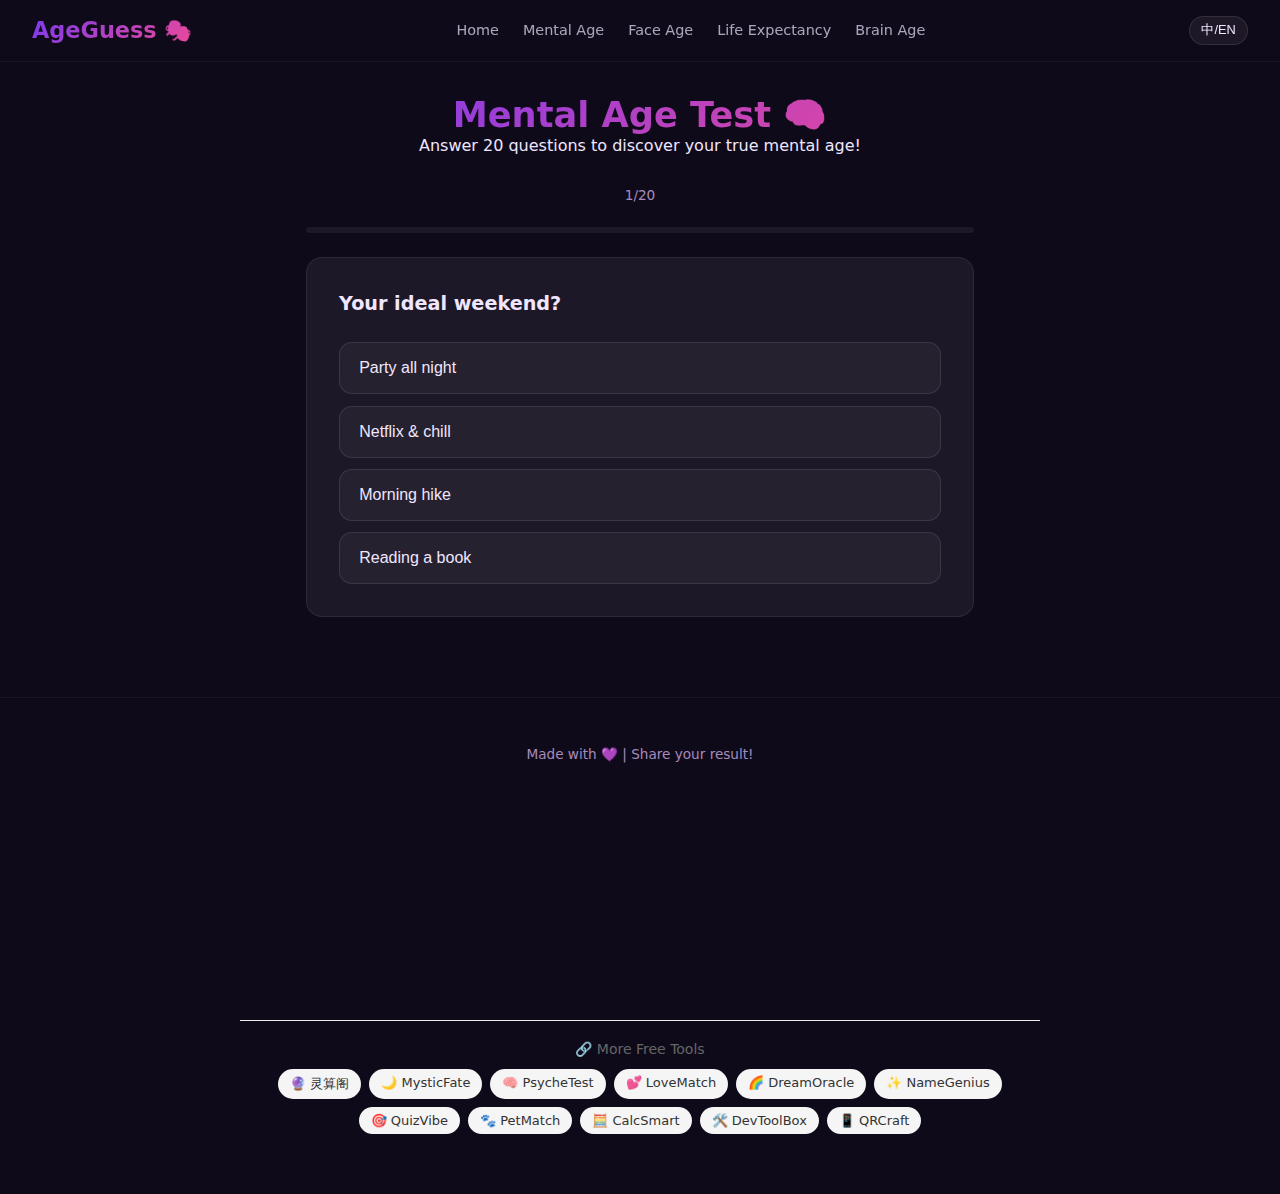
<file: mental-age.html>
<!DOCTYPE html>
<html lang="en">
<head>
  <meta charset="UTF-8">
  <meta name="viewport" content="width=device-width, initial-scale=1.0">
  <title>Mental Age Test 🧠 | AgeGuess</title>
  <link rel="stylesheet" href="style.css">
    <meta property="og:title" content="Mental Age Test 🧠 | AgeGuess">
    <meta property="og:description" content="Free online age tests - brain age, mental age, face age and life expectancy calculator">
    <meta property="og:type" content="website">
    <meta property="og:url" content="https://rorojiao.github.io/ageguess/mental-age.html">
    <link rel="canonical" href="https://rorojiao.github.io/ageguess/mental-age.html">
    <script type="application/ld+json">
    {
        "@context": "https://schema.org",
        "@type": "WebApplication",
        "name": "Mental Age Test 🧠 | AgeGuess",
        "description": "Free online age tests - brain age, mental age, face age and life expectancy calculator",
        "url": "https://rorojiao.github.io/ageguess/mental-age.html",
        "applicationCategory": "UtilityApplication",
        "operatingSystem": "All",
        "offers": { "@type": "Offer", "price": "0", "priceCurrency": "USD" }
    }
    </script>
    <meta name="description" content="Free online age tests - brain age, mental age, face age and life expectancy calculator">
</head>
<body>
  <nav class="nav">
    <div class="nav-brand">AgeGuess 🎭</div>
    <div class="nav-links">
      <a href="index.html" data-en="Home" data-zh="首页">Home</a>
      <a href="mental-age.html" data-en="Mental Age" data-zh="心理年龄">Mental Age</a>
      <a href="face-age.html" data-en="Face Age" data-zh="面相年龄">Face Age</a>
      <a href="life-expect.html" data-en="Life Expectancy" data-zh="寿命预测">Life Expectancy</a>
      <a href="brain-age.html" data-en="Brain Age" data-zh="大脑年龄">Brain Age</a>
    </div>
    <button class="lang-btn" onclick="toggleLang()">中/EN</button>
  </nav>

  <div class="quiz-wrap">
    <div class="quiz-header">
      <h1 data-en="Mental Age Test 🧠" data-zh="心理年龄测试 🧠">Mental Age Test 🧠</h1>
      <p data-en="Answer 20 questions to discover your true mental age!" data-zh="回答20道问题，发现你的真实心理年龄！">Answer 20 questions to discover your true mental age!</p>
    </div>

    <div class="progress-text"><span id="qnum">1</span>/20</div>
    <div class="progress-bar"><div class="progress-fill" id="progress"></div></div>

    <div id="quiz-container"></div>
    <div id="result-container" style="display:none"></div>
  </div>

  <div class="footer">
    <p data-en="Made with 💜 | Share your result!" data-zh="用心制作 💜 | 分享你的结果！">Made with 💜 | Share your result!</p>
  </div>

  <script>
    let lang = localStorage.getItem('lang') || 'en';
    const questions = [
      {en: "Your ideal weekend?", zh: "你理想的周末？", opts: [{en:"Party all night",zh:"通宵派对",v:-3},{en:"Netflix & chill",zh:"看剧躺平",v:0},{en:"Morning hike",zh:"晨间徒步",v:3},{en:"Reading a book",zh:"读一本书",v:5}]},
      {en: "When making decisions...", zh: "做决定时...", opts: [{en:"Follow gut feeling",zh:"跟着感觉走",v:-3},{en:"Ask friends",zh:"问朋友意见",v:0},{en:"Research first",zh:"先做研究",v:3},{en:"Make a pros/cons list",zh:"列优缺点清单",v:5}]},
      {en: "Your music preference?", zh: "你的音乐偏好？", opts: [{en:"Latest hits",zh:"最新流行",v:-3},{en:"Mix of everything",zh:"什么都听",v:0},{en:"Classic rock/jazz",zh:"经典摇滚/爵士",v:5},{en:"Podcasts",zh:"播客",v:3}]},
      {en: "At a party, you...", zh: "在派对上你会...", opts: [{en:"Dance on tables",zh:"在桌上跳舞",v:-5},{en:"Chat with friends",zh:"和朋友聊天",v:0},{en:"Leave early",zh:"早早离开",v:5},{en:"Organize activities",zh:"组织活动",v:2}]},
      {en: "Your favorite emoji?", zh: "你最爱的表情？", opts: [{en:"😂",zh:"😂",v:-3},{en:"❤️",zh:"❤️",v:0},{en:"🤔",zh:"🤔",v:3},{en:"😊",zh:"😊",v:2}]},
      {en: "Morning routine?", zh: "早晨日常？", opts: [{en:"Snooze 5 times",zh:"闹钟贪睡5次",v:-3},{en:"Rush out the door",zh:"匆忙出门",v:0},{en:"Coffee & news",zh:"咖啡+新闻",v:3},{en:"Exercise first",zh:"先锻炼",v:5}]},
      {en: "Approach to learning new tech?", zh: "学习新技术的方式？", opts: [{en:"What's tech?",zh:"什么是技术？",v:7},{en:"Ask someone younger",zh:"问年轻人",v:4},{en:"YouTube tutorial",zh:"看油管教程",v:-2},{en:"Read the manual",zh:"看说明书",v:5}]},
      {en: "Favorite childhood memory?", zh: "最爱的童年回忆？", opts: [{en:"Playing outside",zh:"户外玩耍",v:5},{en:"Video games",zh:"打游戏",v:-2},{en:"Family dinners",zh:"家庭晚餐",v:3},{en:"Building things",zh:"搭建东西",v:2}]},
      {en: "When stressed, you...", zh: "压力大时你会...", opts: [{en:"Blast music & dance",zh:"开音乐狂舞",v:-3},{en:"Eat junk food",zh:"吃垃圾食品",v:0},{en:"Meditate",zh:"冥想",v:5},{en:"Talk to someone",zh:"找人倾诉",v:2}]},
      {en: "Your fashion style?", zh: "你的穿衣风格？", opts: [{en:"Latest trends",zh:"最新潮流",v:-3},{en:"Comfortable & casual",zh:"舒适休闲",v:0},{en:"Classic & timeless",zh:"经典永恒",v:5},{en:"Professional",zh:"职业装",v:3}]},
      {en: "Social media usage?", zh: "社交媒体使用？", opts: [{en:"Post daily",zh:"每天发帖",v:-3},{en:"Scroll endlessly",zh:"无限刷屏",v:-2},{en:"Rare posts",zh:"偶尔发帖",v:2},{en:"What's social media?",zh:"什么是社交媒体？",v:7}]},
      {en: "Your bedtime?", zh: "你的睡觉时间？", opts: [{en:"Past midnight",zh:"午夜之后",v:-3},{en:"Around 11pm",zh:"11点左右",v:0},{en:"Before 10pm",zh:"10点前",v:5},{en:"Whenever I'm tired",zh:"累了就睡",v:2}]},
      {en: "Vacation preference?", zh: "度假偏好？", opts: [{en:"Adventure sports",zh:"极限运动",v:-3},{en:"Beach resort",zh:"海滩度假村",v:0},{en:"Cultural tour",zh:"文化之旅",v:5},{en:"Staycation",zh:"宅度假",v:3}]},
      {en: "Your go-to drink?", zh: "你的首选饮品？", opts: [{en:"Energy drink",zh:"能量饮料",v:-3},{en:"Bubble tea",zh:"珍珠奶茶",v:-2},{en:"Coffee",zh:"咖啡",v:2},{en:"Tea",zh:"茶",v:5}]},
      {en: "How do you handle disagreements?", zh: "如何处理分歧？", opts: [{en:"Argue my point",zh:"据理力争",v:-2},{en:"Avoid conflict",zh:"避免冲突",v:0},{en:"Find compromise",zh:"寻求妥协",v:3},{en:"Agree to disagree",zh:"求同存异",v:5}]},
      {en: "Your room is...", zh: "你的房间是...", opts: [{en:"A creative mess",zh:"创意混乱",v:-3},{en:"Lived-in",zh:"有生活气息",v:0},{en:"Organized chaos",zh:"有序的混乱",v:2},{en:"Spotless",zh:"一尘不染",v:5}]},
      {en: "Favorite type of humor?", zh: "最爱的幽默类型？", opts: [{en:"Memes & TikTok",zh:"表情包和短视频",v:-3},{en:"Slapstick comedy",zh:"滑稽喜剧",v:0},{en:"Witty wordplay",zh:"机智文字游戏",v:3},{en:"Dry sarcasm",zh:"冷幽默讽刺",v:5}]},
      {en: "Your relationship with deadlines?", zh: "你和截止日期的关系？", opts: [{en:"What deadline?",zh:"什么截止日期？",v:-3},{en:"Last-minute rush",zh:"最后一刻冲刺",v:0},{en:"Done early",zh:"提前完成",v:5},{en:"Right on time",zh:"正好准时",v:3}]},
      {en: "Favorite way to spend money?", zh: "最爱的花钱方式？", opts: [{en:"Impulse buys",zh:"冲动消费",v:-3},{en:"Experiences",zh:"体验活动",v:0},{en:"Investments",zh:"投资",v:5},{en:"Practical items",zh:"实用物品",v:3}]},
      {en: "Your life philosophy?", zh: "你的人生哲学？", opts: [{en:"YOLO!",zh:"人生只有一次！",v:-5},{en:"Go with the flow",zh:"随遇而安",v:0},{en:"Plan for the future",zh:"规划未来",v:5},{en:"Balance is key",zh:"平衡是关键",v:3}]}
    ];

    let currentQ = 0;
    let score = 0;

    function showQuestion() {
      const q = questions[currentQ];
      const container = document.getElementById('quiz-container');
      container.innerHTML = `
        <div class="question-card">
          <h2>${lang === 'en' ? q.en : q.zh}</h2>
          <div class="options">
            ${q.opts.map((opt, i) => `
              <button class="option-btn" onclick="answer(${opt.v})">${lang === 'en' ? opt.en : opt.zh}</button>
            `).join('')}
          </div>
        </div>
      `;
      document.getElementById('qnum').textContent = currentQ + 1;
      document.getElementById('progress').style.width = ((currentQ / 20) * 100) + '%';
    }

    function answer(value) {
      score += value;
      currentQ++;
      if (currentQ < 20) {
        showQuestion();
      } else {
        showResult();
      }
    }

    function showResult() {
      const baseAge = 25;
      const mentalAge = Math.max(10, Math.min(80, baseAge + score));
      
      let desc = {
        en: "You have a balanced perspective!",
        zh: "你有着平衡的心态！"
      };
      
      if (mentalAge < 18) {
        desc = {en: "Forever young at heart! You embrace spontaneity and fun.", zh: "永远年轻的心！你拥抱自发性和乐趣。"};
      } else if (mentalAge < 25) {
        desc = {en: "Youthful spirit with growing wisdom!", zh: "年轻的精神与日渐增长的智慧！"};
      } else if (mentalAge < 40) {
        desc = {en: "Mature and balanced - you've found your groove.", zh: "成熟平衡——你找到了自己的节奏。"};
      } else if (mentalAge < 60) {
        desc = {en: "Wise soul with deep perspective on life.", zh: "智慧的灵魂，对生活有深刻的洞察。"};
      } else {
        desc = {en: "An old soul with timeless wisdom!", zh: "古老的灵魂，拥有永恒的智慧！"};
      }

      document.getElementById('quiz-container').style.display = 'none';
      document.querySelector('.progress-bar').style.display = 'none';
      document.querySelector('.progress-text').style.display = 'none';
      
      const resultHTML = `
        <div class="result-card">
          <div class="result-age">${mentalAge}</div>
          <div class="result-label" data-en="Your Mental Age" data-zh="你的心理年龄">Your Mental Age</div>
          <p class="result-desc">${lang === 'en' ? desc.en : desc.zh}</p>
          <div class="share-btns">
            <button class="btn btn-primary" onclick="share()" data-en="Share Result" data-zh="分享结果">Share Result</button>
            <button class="btn btn-outline" onclick="location.reload()" data-en="Retake Test" data-zh="重新测试">Retake Test</button>
            <button class="btn btn-outline" onclick="location.href='index.html'" data-en="More Tests" data-zh="更多测试">More Tests</button>
          </div>
        </div>
      `;
      
      document.getElementById('result-container').innerHTML = resultHTML;
      document.getElementById('result-container').style.display = 'block';
      updateLang();
    }

    function share() {
      const text = lang === 'en' 
        ? `My mental age is ${document.querySelector('.result-age').textContent}! What's yours? Try AgeGuess 🎭` 
        : `我的心理年龄是 ${document.querySelector('.result-age').textContent} 岁！你的呢？来试试 AgeGuess 🎭`;
      const url = window.location.href.split('?')[0];
      
      if (navigator.share) {
        navigator.share({ title: 'AgeGuess', text, url });
      } else {
        navigator.clipboard.writeText(text + '\n' + url);
        alert(lang === 'en' ? 'Link copied!' : '链接已复制！');
      }
    }

    function toggleLang() {
      lang = lang === 'en' ? 'zh' : 'en';
      localStorage.setItem('lang', lang);
      updateLang();
      if (currentQ < 20) showQuestion();
    }

    function updateLang() {
      document.querySelectorAll('[data-en]').forEach(el => {
        el.textContent = el.getAttribute('data-' + lang);
      });
    }

    showQuestion();
    updateLang();
  </script>
<!-- AADS Crypto Ad -->
<div id="aads-ad" style="text-align:center;margin:20px auto;max-width:728px;">
  <!-- Ad unit will be inserted after AADS registration -->

  <iframe data-aa="2427662" src="//acceptable.a-ads.com/2427662/?size=Adaptive" style="border:0; padding:0; width:100%; height:auto; min-height:60px; overflow:hidden; display:block; margin:auto;"></iframe>
</div>
<!-- internal-links-start -->
<div style="max-width:800px;margin:40px auto;padding:20px;text-align:center;border-top:1px solid #eee;">
  <p style="font-size:14px;color:#666;margin-bottom:12px;">🔗 More Free Tools</p>
  <div style="display:flex;flex-wrap:wrap;justify-content:center;gap:8px;">
    <a href="https://rorojiao.github.io/fortune-tools/" target="_blank" rel="noopener" style="display:inline-block;padding:6px 12px;background:#f5f5f5;border-radius:16px;text-decoration:none;color:#333;font-size:13px;">🔮 灵算阁</a>
    <a href="https://rorojiao.github.io/mysticfate/" target="_blank" rel="noopener" style="display:inline-block;padding:6px 12px;background:#f5f5f5;border-radius:16px;text-decoration:none;color:#333;font-size:13px;">🌙 MysticFate</a>
    <a href="https://rorojiao.github.io/psychetest/" target="_blank" rel="noopener" style="display:inline-block;padding:6px 12px;background:#f5f5f5;border-radius:16px;text-decoration:none;color:#333;font-size:13px;">🧠 PsycheTest</a>
    <a href="https://rorojiao.github.io/lovematch/" target="_blank" rel="noopener" style="display:inline-block;padding:6px 12px;background:#f5f5f5;border-radius:16px;text-decoration:none;color:#333;font-size:13px;">💕 LoveMatch</a>
    <a href="https://rorojiao.github.io/dreamoracle/" target="_blank" rel="noopener" style="display:inline-block;padding:6px 12px;background:#f5f5f5;border-radius:16px;text-decoration:none;color:#333;font-size:13px;">🌈 DreamOracle</a>
    <a href="https://rorojiao.github.io/namegenius/" target="_blank" rel="noopener" style="display:inline-block;padding:6px 12px;background:#f5f5f5;border-radius:16px;text-decoration:none;color:#333;font-size:13px;">✨ NameGenius</a>
    <a href="https://rorojiao.github.io/quizvibe/" target="_blank" rel="noopener" style="display:inline-block;padding:6px 12px;background:#f5f5f5;border-radius:16px;text-decoration:none;color:#333;font-size:13px;">🎯 QuizVibe</a>
    <a href="https://rorojiao.github.io/petmatch/" target="_blank" rel="noopener" style="display:inline-block;padding:6px 12px;background:#f5f5f5;border-radius:16px;text-decoration:none;color:#333;font-size:13px;">🐾 PetMatch</a>
    <a href="https://rorojiao.github.io/calcsmart/" target="_blank" rel="noopener" style="display:inline-block;padding:6px 12px;background:#f5f5f5;border-radius:16px;text-decoration:none;color:#333;font-size:13px;">🧮 CalcSmart</a>
    <a href="https://rorojiao.github.io/devtoolbox/" target="_blank" rel="noopener" style="display:inline-block;padding:6px 12px;background:#f5f5f5;border-radius:16px;text-decoration:none;color:#333;font-size:13px;">🛠️ DevToolBox</a>
    <a href="https://rorojiao.github.io/qrcraft/" target="_blank" rel="noopener" style="display:inline-block;padding:6px 12px;background:#f5f5f5;border-radius:16px;text-decoration:none;color:#333;font-size:13px;">📱 QRCraft</a>  </div>
</div>
<!-- internal-links-end -->
<!-- Analytics -->
<script>
(function(){var s=location.hostname,p=location.pathname;new Image().src="http://10.10.29.67:9876/hit?s="+encodeURIComponent(s)+"</body>p="+encodeURIComponent(p)+"</body>t="+Date.now();})()
</script>
</body>
</html>
</file>
<file: style.css>
* { margin: 0; padding: 0; box-sizing: border-box; }
:root {
  --grad: linear-gradient(135deg, #7c3aed, #ec4899);
  --grad2: linear-gradient(135deg, #a855f7, #f472b6);
  --bg: #0f0a1a;
  --card: rgba(255,255,255,0.06);
  --text: #f0e6ff;
  --muted: #a78bbd;
}
body { font-family: 'Segoe UI', system-ui, sans-serif; background: var(--bg); color: var(--text); min-height: 100vh; }
a { color: inherit; text-decoration: none; }

/* Nav */
.nav { display: flex; align-items: center; justify-content: space-between; padding: 1rem 2rem; background: rgba(15,10,26,0.9); backdrop-filter: blur(10px); position: sticky; top: 0; z-index: 100; border-bottom: 1px solid rgba(255,255,255,0.05); }
.nav-brand { font-size: 1.4rem; font-weight: 800; background: var(--grad); -webkit-background-clip: text; -webkit-text-fill-color: transparent; }
.nav-links { display: flex; gap: 1.5rem; flex-wrap: wrap; }
.nav-links a { font-size: 0.9rem; opacity: 0.7; transition: 0.2s; }
.nav-links a:hover { opacity: 1; }
.lang-btn { cursor: pointer; background: var(--card); border: 1px solid rgba(255,255,255,0.1); color: var(--text); padding: 0.3rem 0.7rem; border-radius: 1rem; font-size: 0.8rem; }

/* Hero */
.hero { text-align: center; padding: 5rem 1rem 3rem; }
.hero h1 { font-size: 3.5rem; font-weight: 900; background: var(--grad); -webkit-background-clip: text; -webkit-text-fill-color: transparent; margin-bottom: 1rem; }
.hero p { font-size: 1.2rem; color: var(--muted); max-width: 600px; margin: 0 auto; }

/* Cards */
.cards { display: grid; grid-template-columns: repeat(auto-fit, minmax(280px, 1fr)); gap: 1.5rem; padding: 2rem; max-width: 1200px; margin: 0 auto; }
.card { background: var(--card); border: 1px solid rgba(255,255,255,0.08); border-radius: 1.2rem; padding: 2rem; transition: 0.3s; cursor: pointer; position: relative; overflow: hidden; }
.card::before { content: ''; position: absolute; top: 0; left: 0; right: 0; height: 3px; background: var(--grad); }
.card:hover { transform: translateY(-6px); border-color: rgba(168,85,247,0.3); box-shadow: 0 20px 40px rgba(124,58,237,0.15); }
.card-icon { font-size: 3rem; margin-bottom: 1rem; }
.card h3 { font-size: 1.3rem; margin-bottom: 0.5rem; }
.card p { color: var(--muted); font-size: 0.95rem; line-height: 1.5; }

/* Quiz container */
.quiz-wrap { max-width: 700px; margin: 0 auto; padding: 2rem 1rem; }
.quiz-header { text-align: center; margin-bottom: 2rem; }
.quiz-header h1 { font-size: 2.2rem; background: var(--grad); -webkit-background-clip: text; -webkit-text-fill-color: transparent; }
.progress-bar { width: 100%; height: 6px; background: var(--card); border-radius: 3px; margin: 1.5rem 0; overflow: hidden; }
.progress-fill { height: 100%; background: var(--grad); border-radius: 3px; transition: width 0.4s; }
.progress-text { text-align: center; color: var(--muted); font-size: 0.85rem; margin-bottom: 1rem; }

.question-card { background: var(--card); border-radius: 1rem; padding: 2rem; border: 1px solid rgba(255,255,255,0.08); animation: fadeIn 0.3s; }
@keyframes fadeIn { from { opacity: 0; transform: translateY(10px); } to { opacity: 1; transform: translateY(0); } }
.question-card h2 { font-size: 1.2rem; margin-bottom: 1.5rem; line-height: 1.5; }
.options { display: flex; flex-direction: column; gap: 0.7rem; }
.option-btn { background: rgba(255,255,255,0.04); border: 1px solid rgba(255,255,255,0.1); color: var(--text); padding: 1rem 1.2rem; border-radius: 0.8rem; cursor: pointer; font-size: 1rem; text-align: left; transition: 0.2s; }
.option-btn:hover { background: rgba(168,85,247,0.15); border-color: rgba(168,85,247,0.4); }
.option-btn.selected { background: rgba(168,85,247,0.25); border-color: #a855f7; }

/* Result */
.result-card { text-align: center; background: var(--card); border-radius: 1.5rem; padding: 3rem 2rem; border: 1px solid rgba(255,255,255,0.1); }
.result-age { font-size: 5rem; font-weight: 900; background: var(--grad); -webkit-background-clip: text; -webkit-text-fill-color: transparent; }
.result-label { font-size: 1.5rem; margin: 0.5rem 0 1rem; }
.result-desc { color: var(--muted); line-height: 1.7; max-width: 500px; margin: 0 auto 2rem; }
.share-btns { display: flex; gap: 0.8rem; justify-content: center; flex-wrap: wrap; margin-top: 1.5rem; }
.btn { padding: 0.8rem 1.8rem; border-radius: 2rem; border: none; font-size: 0.95rem; font-weight: 600; cursor: pointer; transition: 0.2s; }
.btn-primary { background: var(--grad); color: white; }
.btn-primary:hover { opacity: 0.9; transform: scale(1.03); }
.btn-outline { background: transparent; border: 1px solid rgba(255,255,255,0.2); color: var(--text); }
.btn-outline:hover { border-color: #a855f7; }

/* Brain game specific */
.game-area { background: var(--card); border-radius: 1rem; padding: 2rem; text-align: center; border: 1px solid rgba(255,255,255,0.08); min-height: 300px; display: flex; flex-direction: column; align-items: center; justify-content: center; }
.game-area h2 { margin-bottom: 1rem; }
.reaction-circle { width: 150px; height: 150px; border-radius: 50%; display: flex; align-items: center; justify-content: center; font-size: 1.2rem; font-weight: 700; cursor: pointer; transition: 0.15s; margin: 1rem auto; }
.memory-grid { display: grid; gap: 0.8rem; margin: 1rem auto; }
.mem-cell { width: 70px; height: 70px; border-radius: 0.8rem; cursor: pointer; transition: 0.2s; display: flex; align-items: center; justify-content: center; font-size: 1.5rem; }
.mem-cell.hidden { background: rgba(168,85,247,0.3); }
.mem-cell.revealed { background: rgba(236,72,153,0.3); }
.mem-cell.matched { background: rgba(34,197,94,0.3); }

/* Footer */
.footer { text-align: center; padding: 3rem 1rem; color: var(--muted); font-size: 0.85rem; border-top: 1px solid rgba(255,255,255,0.05); margin-top: 3rem; }
.footer a { color: #a855f7; }
.tip-link { display: inline-block; margin-top: 0.5rem; padding: 0.4rem 1rem; background: var(--card); border-radius: 1rem; font-size: 0.8rem; border: 1px solid rgba(255,255,255,0.08); }

/* Health tips */
.tips-list { text-align: left; margin: 1.5rem auto; max-width: 450px; }
.tips-list li { margin: 0.6rem 0; color: var(--muted); line-height: 1.5; }
.tips-list li strong { color: var(--text); }

@media (max-width: 600px) {
  .hero h1 { font-size: 2.2rem; }
  .nav { padding: 0.8rem 1rem; }
  .nav-links { gap: 0.8rem; }
  .cards { padding: 1rem; }
}
</file>
